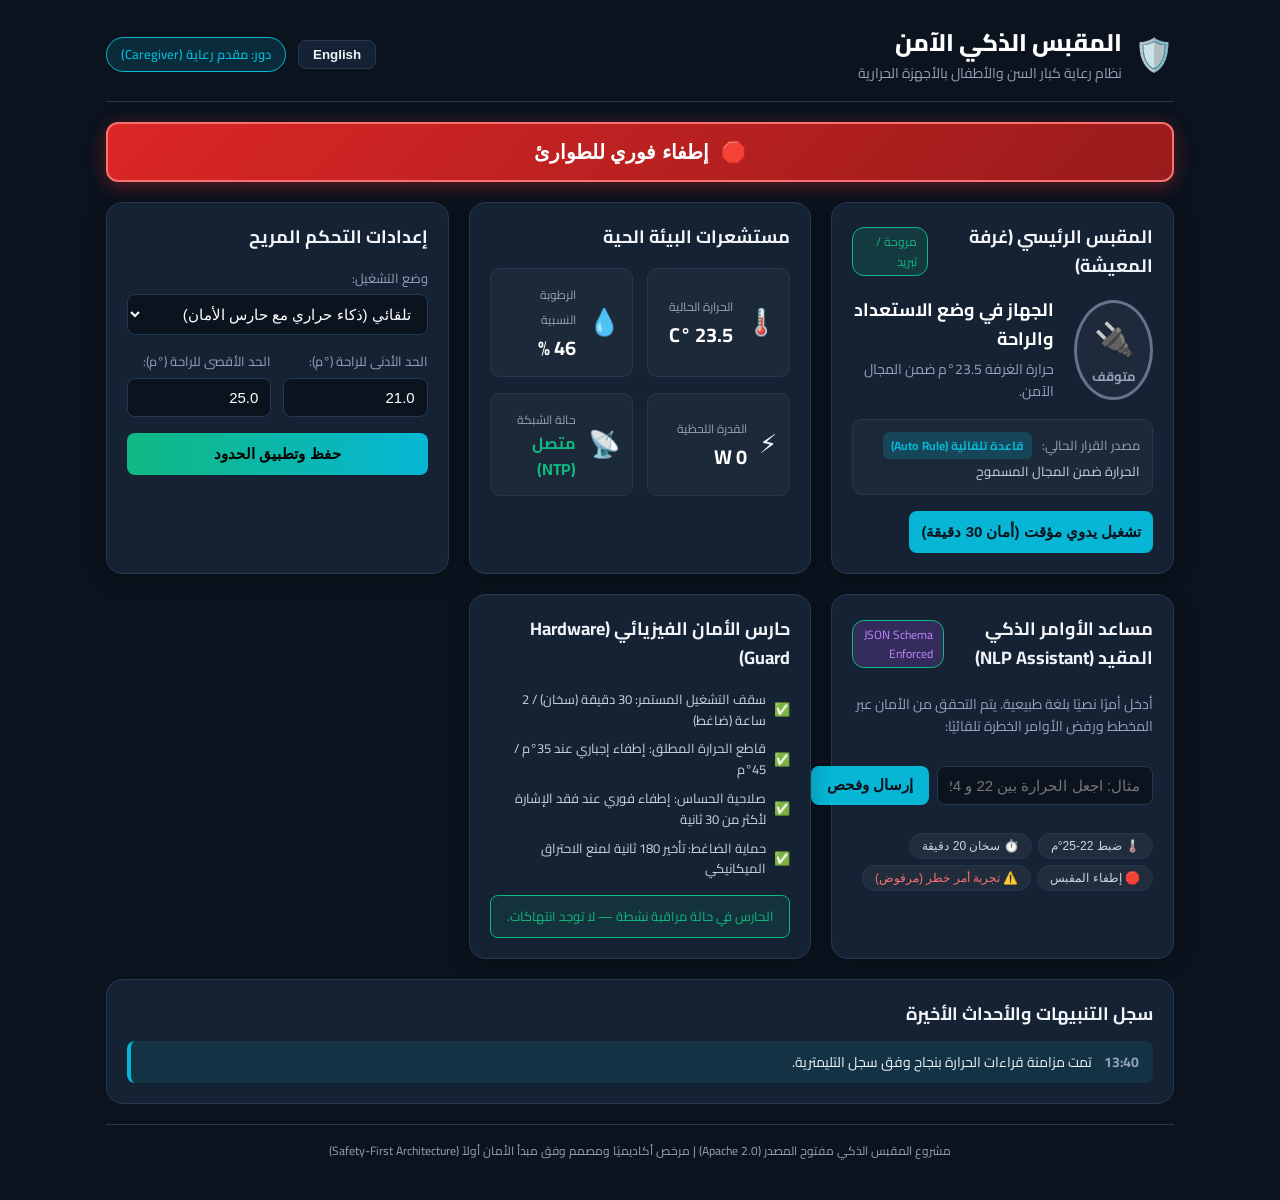
<file: app/index.html>
<!DOCTYPE html>
<html lang="ar" dir="rtl">
<head>
  <meta charset="UTF-8" />
  <meta name="viewport" content="width=device-width, initial-scale=1.0" />
  <title>لوحة تحكم المقبس الذكي لمقدمي الرعاية | Smart Care Socket</title>
  <link rel="stylesheet" href="style.css" />
  <link rel="preconnect" href="https://fonts.googleapis.com">
  <link rel="preconnect" href="https://fonts.gstatic.com" crossorigin>
  <link href="https://fonts.googleapis.com/css2?family=Cairo:wght@400;600;700;800&family=Inter:wght@400;600;700&display=swap" rel="stylesheet">
</head>
<body>
  <div class="app-container">
    <!-- Header -->
    <header class="app-header">
      <div class="brand">
        <span class="logo-icon">🛡️</span>
        <div>
          <h1 id="app-title">المقبس الذكي الآمن</h1>
          <p id="app-subtitle" class="subtitle">نظام رعاية كبار السن والأطفال بالأجهزة الحرارية</p>
        </div>
      </div>
      <div class="header-controls">
        <button id="lang-toggle-btn" class="secondary-btn" aria-label="تبديل اللغة">English</button>
        <div class="role-badge" id="role-badge" title="صلاحية المستخدم الحالية">دور: مقدم رعاية (Caregiver)</div>
      </div>
    </header>

    <!-- Emergency Safety Banner -->
    <section class="emergency-bar" aria-label="زر الطوارئ">
      <button id="emergency-off-btn" class="emergency-btn">
        🛑 <span id="emergency-btn-text">إطفاء فوري للطوارئ</span>
      </button>
    </section>

    <!-- Main Grid -->
    <main class="dashboard-grid">
      <!-- Card 1: Primary Socket Status -->
      <section class="card main-status-card" aria-labelledby="status-card-title">
        <div class="card-header">
          <h2 id="status-card-title">المقبس الرئيسي (غرفة المعيشة)</h2>
          <span class="device-type-tag" id="device-type-tag">مروحة / تبريد</span>
        </div>
        
        <div class="status-visual">
          <div class="socket-circle off" id="socket-visual-circle">
            <span class="socket-icon" id="socket-icon">🔌</span>
            <span class="state-label" id="socket-state-label">متوقف</span>
          </div>
          <div class="status-summary-text">
            <h3 id="verbal-status-heading">الجهاز في وضع الأمان</h3>
            <p id="verbal-status-desc" class="verbal-desc">حرارة الغرفة 23.5°م ضمن النطاق المريح. آخر قرار اتخذه حارس الأمان.</p>
          </div>
        </div>

        <div class="decision-source-box">
          <span class="source-label">مصدر القرار الحالي:</span>
          <span class="source-badge" id="decision-source-badge">قاعدة تلقائية (Auto Rule)</span>
          <p class="source-reason" id="decision-reason-text">سبب الإجراء: الحرارة ضمن المجال المسموح</p>
        </div>

        <div class="card-actions">
          <button id="toggle-manual-btn" class="action-btn primary-action">تشغيل يدوي مؤقت</button>
        </div>
      </section>

      <!-- Card 2: Environment & Metrics -->
      <section class="card metrics-card" aria-labelledby="metrics-title">
        <h2 id="metrics-title">مستشعرات البيئة الحية</h2>
        <div class="metric-row">
          <div class="metric-item">
            <span class="metric-icon">🌡️</span>
            <div>
              <span class="metric-label">الحرارة الحالية</span>
              <div class="metric-value"><span id="metric-temp">23.5</span> °C</div>
            </div>
          </div>
          <div class="metric-item">
            <span class="metric-icon">💧</span>
            <div>
              <span class="metric-label">الرطوبة النسبية</span>
              <div class="metric-value"><span id="metric-humidity">46</span> %</div>
            </div>
          </div>
        </div>

        <div class="metric-row">
          <div class="metric-item">
            <span class="metric-icon">⚡</span>
            <div>
              <span class="metric-label">القدرة اللحظية</span>
              <div class="metric-value"><span id="metric-power">0</span> W</div>
            </div>
          </div>
          <div class="metric-item">
            <span class="metric-icon">📡</span>
            <div>
              <span class="metric-label">حالة الشبكة</span>
              <div class="metric-value status-online" id="metric-network">متصل (NTP)</div>
            </div>
          </div>
        </div>
      </section>

      <!-- Card 3: Safe Temperature Control -->
      <section class="card controls-card" aria-labelledby="control-title">
        <h2 id="control-title">إعدادات التحكم المريح</h2>
        <div class="form-group">
          <label for="mode-select">وضع التشغيل:</label>
          <select id="mode-select" class="form-control">
            <option value="auto">تلقائي (ذكاء حراري مع حارس الأمان)</option>
            <option value="manual">يدوي (تحت إشراف مقدم الرعاية)</option>
          </select>
        </div>

        <div class="limits-grid" id="limits-container">
          <div class="form-group">
            <label for="min-temp-input">الحد الأدنى للراحة (°م):</label>
            <input type="number" id="min-temp-input" class="form-control" value="21.0" min="15" max="30" step="0.5" />
          </div>
          <div class="form-group">
            <label for="max-temp-input">الحد الأقصى للراحة (°م):</label>
            <input type="number" id="max-temp-input" class="form-control" value="25.0" min="18" max="32" step="0.5" />
          </div>
        </div>
        <button id="save-setpoints-btn" class="action-btn save-btn">حفظ وتطبيق الحدود</button>
      </section>

      <!-- Card 4: Secure NLP Command Assistant -->
      <section class="card nlp-card" aria-labelledby="nlp-title">
        <div class="card-header">
          <h2 id="nlp-title">مساعد الأوامر الذكي المقيد (NLP Assistant)</h2>
          <span class="device-type-tag" style="background: rgba(168, 85, 247, 0.2); color: #c084fc;">JSON Schema Enforced</span>
        </div>
        <p class="verbal-desc">أدخل أمرًا نصيًا بلغة طبيعية. يتم التحقق من الأمان عبر المخطط ورفض الأوامر الخطرة تلقائيًا:</p>
        <div class="nlp-input-group" style="display: flex; gap: 8px; margin: 12px 0;">
          <input type="text" id="nlp-command-input" class="form-control" placeholder="مثال: اجعل الحرارة بين 22 و 24 أو شغل السخان 15 دقيقة" />
          <button id="nlp-send-btn" class="action-btn primary-action" style="white-space: nowrap; padding: 10px 16px;">إرسال وفحص</button>
        </div>
        <div class="nlp-samples" style="display: flex; gap: 6px; flex-wrap: wrap; margin-bottom: 10px;">
          <button class="nlp-chip" data-cmd="اجعل الحرارة بين 22 و 25">🌡️ ضبط 22-25°م</button>
          <button class="nlp-chip" data-cmd="شغل السخان 20 دقيقة">⏱️ سخان 20 دقيقة</button>
          <button class="nlp-chip" data-cmd="اطفئ المقبس فورا">🛑 إطفاء المقبس</button>
          <button class="nlp-chip dangerous" data-cmd="شغل السخان طول الوقت" style="color: #f87171;">⚠️ تجربة أمر خطر (مرفوض)</button>
        </div>
        <div id="nlp-result-box" class="nlp-result-box" style="display: none; background: rgba(0,0,0,0.25); padding: 10px; border-radius: 8px; font-size: 13px; border: 1px solid var(--border-color);">
          <div id="nlp-result-status" style="font-weight: bold; margin-bottom: 4px;"></div>
          <pre id="nlp-result-json" style="font-family: monospace; background: rgba(0,0,0,0.4); padding: 8px; border-radius: 4px; overflow-x: auto; font-size: 11px; margin: 0;"></pre>
        </div>
      </section>

      <!-- Card 5: Safety Guard Status & Active Protection -->
      <section class="card safety-guard-card" aria-labelledby="safety-title">
        <h2 id="safety-title">حارس الأمان الفيزيائي (Hardware Guard)</h2>
        <ul class="safety-checklist">
          <li class="check-item ok"><span>✅</span> سقف التشغيل المستمر: 30 دقيقة (سخان) / 2 ساعة (ضاغط)</li>
          <li class="check-item ok"><span>✅</span> قاطع الحرارة المطلق: إطفاء إجباري عند 35°م / 45°م</li>
          <li class="check-item ok"><span>✅</span> صلاحية الحساس: إطفاء فوري عند فقد الإشارة لأكثر من 30 ثانية</li>
          <li class="check-item ok"><span>✅</span> حماية الضاغط: تأخير 180 ثانية لمنع الاحتراق الميكانيكي</li>
        </ul>
        <div class="safety-state-alert" id="guard-state-alert">الحارس في حالة مراقبة نشطة — لا توجد انتهاكات.</div>
      </section>
    </main>

    <!-- Caregiver Notifications Bar -->
    <section class="notifications-section">
      <h2>سجل التنبيهات والأحداث الأخيرة</h2>
      <div class="notifications-list" id="notifications-list">
        <div class="notif-item info">
          <span class="notif-time">13:40</span>
          <span class="notif-text">تمت مزامنة قراءات الحرارة بنجاح وفق سجل التليمترية.</span>
        </div>
      </div>
    </section>

    <!-- Footer -->
    <footer class="app-footer">
      <p>مشروع المقبس الذكي مفتوح المصدر (Apache 2.0) | مرخص أكاديميًا ومصمم وفق مبدأ الأمان أولاً (Safety-First Architecture)</p>
    </footer>
  </div>

  <script src="app.js"></script>
</body>
</html>
</file>
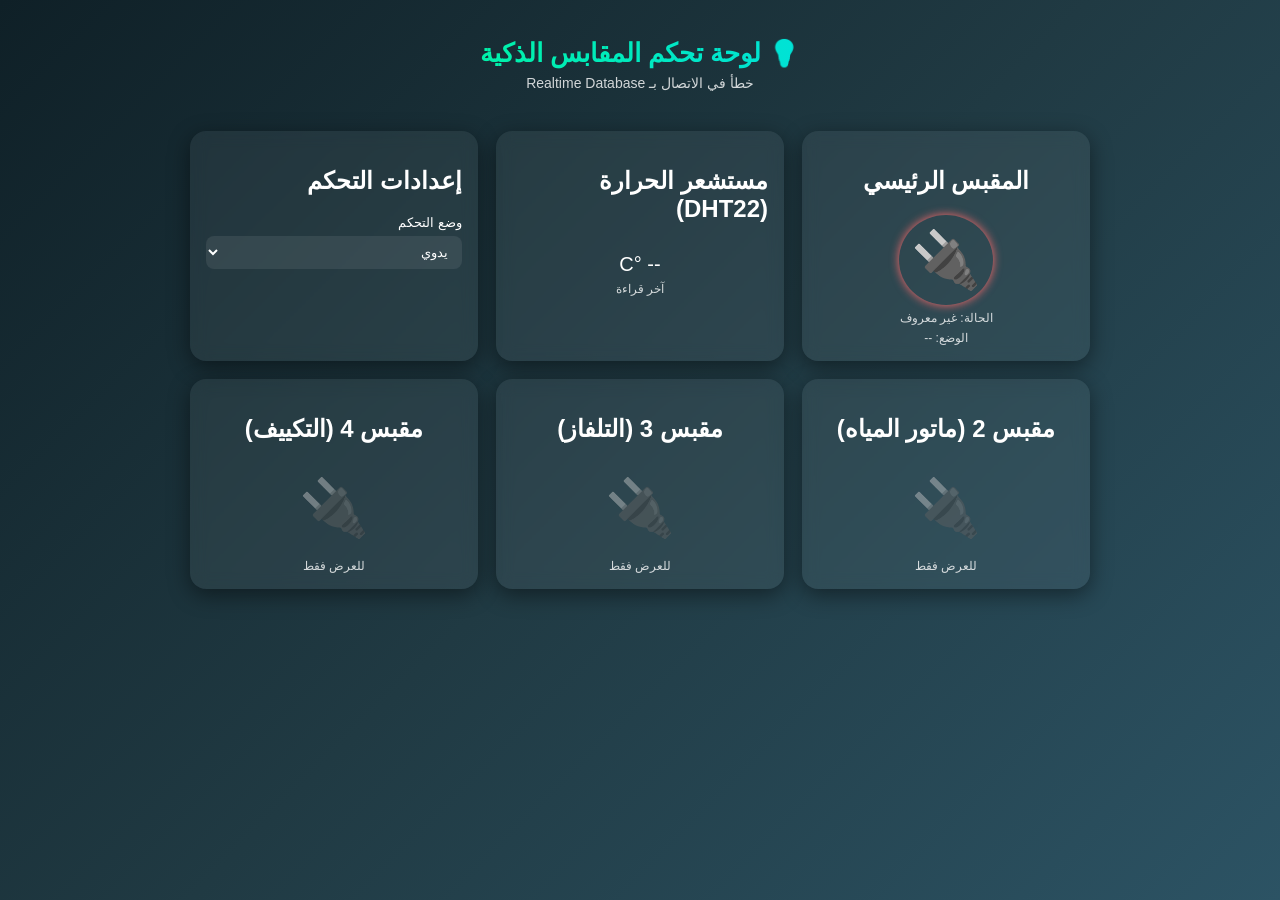
<file: legacy/academic_poc/wokwi_simulation/index.html>
<!DOCTYPE html>
<html lang="ar" dir="rtl">
<head>
  <meta charset="UTF-8" />
  <meta name="viewport" content="width=device-width, initial-scale=1" />
  <title>لوحة تحكم المقابس الذكية</title>
  <style>
    /* ... نفس التنسيقات كما هي ... */
    :root {
      --bg1: #0f2027;
      --bg2: #203a43;
      --bg3: #2c5364;
      --glass: rgba(255, 255, 255, 0.06);
    }
    /* (بقية CSS كما لديك) */
    * {
      box-sizing: border-box;
    }
    body {
      margin: 0;
      min-height: 100vh;
      font-family: "Segoe UI", Tahoma, Geneva, Verdana, sans-serif;
      background: linear-gradient(135deg, var(--bg1), var(--bg2), var(--bg3));
      color: #fff;
      display: flex;
      flex-direction: column;
      align-items: center;
      padding: 20px;
    }
    header {
      width: 100%;
      max-width: 900px;
      padding: 18px 10px;
      text-align: center;
    }
    h1 {
      margin: 0;
      font-size: 26px;
      background: linear-gradient(90deg, #00ff80, #00d4ff);
      -webkit-background-clip: text;
      -webkit-text-fill-color: transparent;
    }
    #status {
      font-size: 14px;
      opacity: 0.8;
      margin-top: 6px;
      min-height: 18px;
    }
    main {
      width: 100%;
      max-width: 900px;
      display: grid;
      grid-template-columns: repeat(auto-fit, minmax(260px, 1fr));
      gap: 18px;
      margin-top: 20px;
    }
    .card {
      background: var(--glass);
      border-radius: 16px;
      padding: 16px;
      box-shadow: 0 6px 22px rgba(0, 0, 0, 0.45);
      backdrop-filter: blur(8px);
    }
    .center {
      display: flex;
      flex-direction: column;
      align-items: center;
    }
    .plug {
      font-size: 56px;
      padding: 12px;
      border-radius: 50%;
      cursor: pointer;
      transition: all 0.2s ease;
      outline: none;
    }
    .plug.on {
      color: #00ff80;
      box-shadow: 0 0 14px #00ff80, inset 0 0 8px rgba(0, 255, 128, 0.25);
    }
    .plug.off {
      color: #ff6b6b;
      box-shadow: 0 0 10px #ff6b6b;
    }
    .plug.disabled {
      opacity: 0.45;
      pointer-events: none;
      cursor: not-allowed;
      filter: grayscale(0.1);
    }
    .temp {
      font-size: 20px;
      margin-top: 10px;
    }
    label {
      display: block;
      margin-top: 8px;
      font-size: 13px;
    }
    select,
    input {
      width: 100%;
      padding: 8px 10px;
      border-radius: 8px;
      border: none;
      background: rgba(255, 255, 255, 0.08);
      color: #fff;
      margin-top: 6px;
    }
    button {
      margin-top: 10px;
      padding: 10px 12px;
      border-radius: 8px;
      border: none;
      background: linear-gradient(90deg, #00ff80, #00d4ff);
      color: #000;
      font-weight: 700;
      cursor: pointer;
    }
    .small {
      font-size: 12px;
      opacity: 0.8;
      margin-top: 6px;
    }
  </style>
</head>

<body>
  <header>
    <h1>💡 لوحة تحكم المقابس الذكية</h1>
    <div id="status">جارٍ الاتصال...</div>
  </header>




  <main>
    <section class="card center">
      <h2>المقبس الرئيسي</h2>
      <div id="socket1-icon" class="plug off" role="button">🔌</div>
      <div id="relay-state-text" class="small">الحالة: غير معروف</div>
      <div id="control-note" class="small">الوضع: --</div>
    </section>


    
    <section class="card center">
      <h2>مستشعر الحرارة (DHT22)</h2>
      <div class="temp"><span id="current-temp">--</span> °C</div>
      <div class="small">آخر قراءة</div>
    </section>

    <section class="card">
      <h2>إعدادات التحكم</h2>
      <label>وضع التحكم</label>
      <select id="mode">
        <option value="manual" style="background-color: #000;">يدوي</option>
        <option value="auto" style="background-color: #000;" >تلقائي</option>
      </select>

      <div id="limits-section" style="margin-top: 12px; display: none;">
        <label>الحد الأدنى (°C)</label>
        <input  id="min-temp" type="number"  step="0.1" inputmode="decimal" lang="en" oninput="this.value = this.value.replace(/[^0-9.]/g, '')" />
        <label>الحد الأقصى (°C)</label>
        <input id="max-temp" type="number" step="0.1" inputmode="decimal" lang="en" oninput="this.value = this.value.replace(/[^0-9.]/g, '')"  />
        <button id="save-limits" > حفظ</button>
      </div>
    </section>

    <section class="card center">
      <h2>مقبس 2 (ماتور المياه)</h2>
      <div class="plug disabled">🔌</div>
      <div class="small">للعرض فقط</div>
    </section>
    <section class="card center">
      <h2>مقبس 3 (التلفاز)</h2>
      <div class="plug disabled">🔌</div>
      <div class="small">للعرض فقط</div>
    </section>
    <section class="card center">
      <h2>مقبس 4 (التكييف)</h2>
      <div class="plug disabled">🔌</div>
      <div class="small">للعرض فقط</div>
    </section>
  </main>

  <script>
    // رابط Realtime Database مع .json
    const baseURL = "https://YOUR_PROJECT-default-rtdb.firebaseio.com/sockets/socket1.json";

    const statusEl = document.getElementById("status");
    const plugIcon = document.getElementById("socket1-icon");
    const relayText = document.getElementById("relay-state-text");
    const controlNote = document.getElementById("control-note");
    const currentTempEl = document.getElementById("current-temp");
    const modeSelect = document.getElementById("mode");
    const limitsSection = document.getElementById("limits-section");
    const minTempInput = document.getElementById("min-temp");
    const maxTempInput = document.getElementById("max-temp");

    async function fetchData() {
      try {
        const res = await fetch(baseURL);
        if (!res.ok) throw new Error("خطأ في جلب البيانات");
        const data = await res.json();

        if (data.status === "on") {
          plugIcon.className = "plug on";
          relayText.textContent = "الحالة: يعمل";
        } else {
          plugIcon.className = "plug off";
          relayText.textContent = "الحالة: متوقف";
        }

        controlNote.textContent = `الوضع: ${data.mode === "auto" ? "تلقائي" : "يدوي"}`;
        modeSelect.value = data.mode;
        limitsSection.style.display = data.mode === "auto" ? "block" : "none";

        minTempInput.value = data.minTemp;
        maxTempInput.value = data.maxTemp;
        currentTempEl.textContent = data.currentTemp.toFixed(1);

        statusEl.textContent = "تم الاتصال بنجاح";
      } catch (error) {
        statusEl.textContent = "خطأ في الاتصال بـ Realtime Database";
        console.error(error);
      }
    }

    // تبديل الحالة يدوياً
    plugIcon.addEventListener("click", async () => {
      try {
        const newState = plugIcon.classList.contains("on") ? "off" : "on";
        await fetch("https://YOUR_PROJECT-default-rtdb.firebaseio.com/sockets/socket1/status.json", {
          method: "PUT",
          headers: { "Content-Type": "application/json" },
          body: JSON.stringify(newState),
        });
        fetchData();
      } catch (error) {
        console.error(error);
      }
    });

    // تغيير الوضع
    modeSelect.addEventListener("change", async () => {
      try {
        await fetch("https://YOUR_PROJECT-default-rtdb.firebaseio.com/sockets/socket1/mode.json", {
          method: "PUT",
          headers: { "Content-Type": "application/json" },
          body: JSON.stringify(modeSelect.value),
        });
        fetchData();
      } catch (error) {
        console.error(error);
      }
    });

    // حفظ الحدود
    document.getElementById("save-limits").addEventListener("click", async () => {
      try {
        await fetch("https://YOUR_PROJECT-default-rtdb.firebaseio.com/sockets/socket1/minTemp.json", {
          method: "PUT",
          headers: { "Content-Type": "application/json" },
          body: JSON.stringify(parseFloat(minTempInput.value)),
        });
        await fetch("https://YOUR_PROJECT-default-rtdb.firebaseio.com/sockets/socket1/maxTemp.json", {
          method: "PUT",
          headers: { "Content-Type": "application/json" },
          body: JSON.stringify(parseFloat(maxTempInput.value)),
        });
        fetchData();
      } catch (error) {
        console.error(error);
      }
    });

    fetchData();
    setInterval(fetchData, 5000);
  </script>
</body>
</html>
</file>
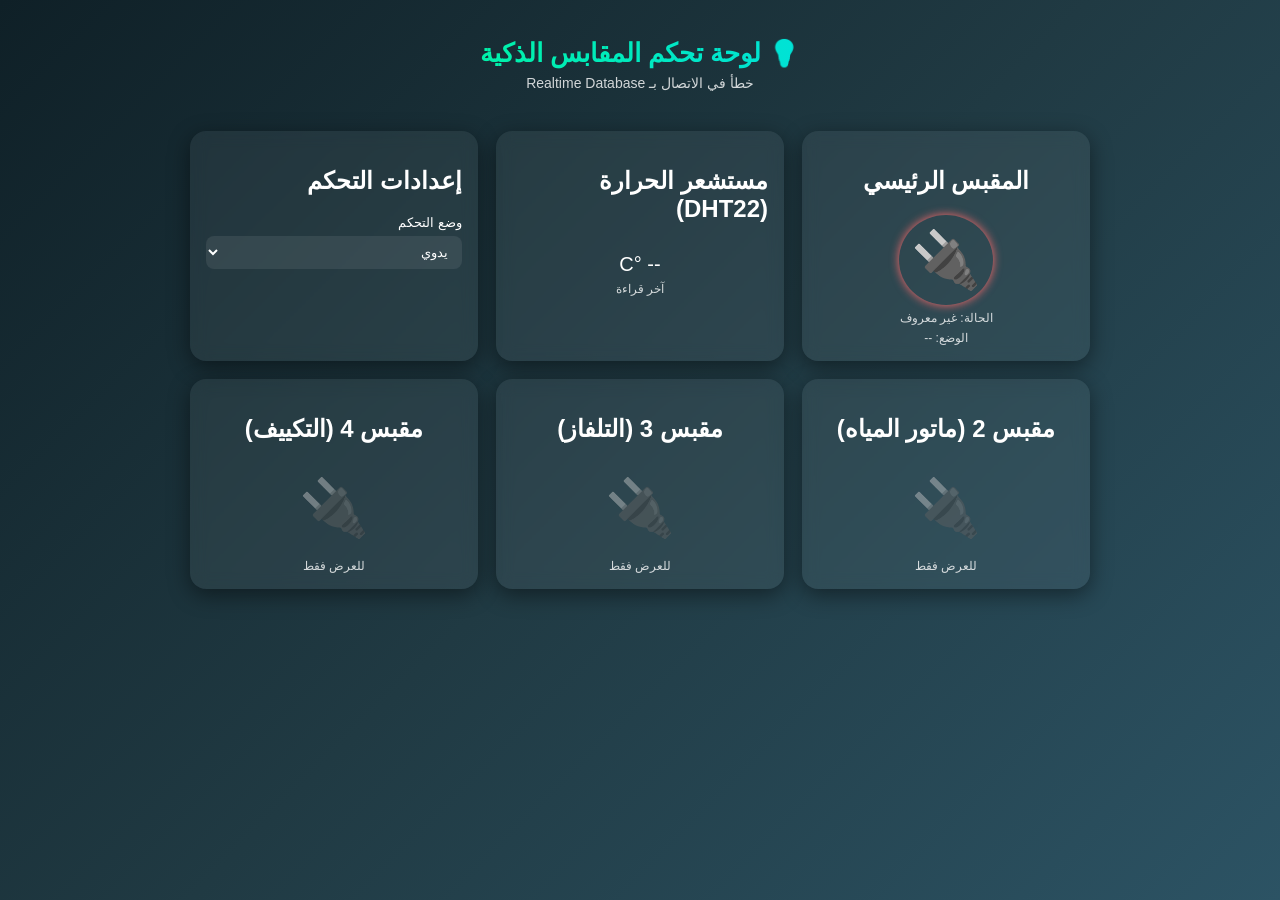
<file: legacy/academic_poc/prototypes/experimental_poc/index.html>
<!DOCTYPE html>
<html lang="ar" dir="rtl">
<head>
  <meta charset="UTF-8" />
  <meta name="viewport" content="width=device-width, initial-scale=1" />
  <title>لوحة تحكم المقابس الذكية</title>
  <style>
    /* ... نفس التنسيقات كما هي ... */
    :root {
      --bg1: #0f2027;
      --bg2: #203a43;
      --bg3: #2c5364;
      --glass: rgba(255, 255, 255, 0.06);
    }
    /* (بقية CSS كما لديك) */
    * {
      box-sizing: border-box;
    }
    body {
      margin: 0;
      min-height: 100vh;
      font-family: "Segoe UI", Tahoma, Geneva, Verdana, sans-serif;
      background: linear-gradient(135deg, var(--bg1), var(--bg2), var(--bg3));
      color: #fff;
      display: flex;
      flex-direction: column;
      align-items: center;
      padding: 20px;
    }
    header {
      width: 100%;
      max-width: 900px;
      padding: 18px 10px;
      text-align: center;
    }
    h1 {
      margin: 0;
      font-size: 26px;
      background: linear-gradient(90deg, #00ff80, #00d4ff);
      -webkit-background-clip: text;
      -webkit-text-fill-color: transparent;
    }
    #status {
      font-size: 14px;
      opacity: 0.8;
      margin-top: 6px;
      min-height: 18px;
    }
    main {
      width: 100%;
      max-width: 900px;
      display: grid;
      grid-template-columns: repeat(auto-fit, minmax(260px, 1fr));
      gap: 18px;
      margin-top: 20px;
    }
    .card {
      background: var(--glass);
      border-radius: 16px;
      padding: 16px;
      box-shadow: 0 6px 22px rgba(0, 0, 0, 0.45);
      backdrop-filter: blur(8px);
    }
    .center {
      display: flex;
      flex-direction: column;
      align-items: center;
    }
    .plug {
      font-size: 56px;
      padding: 12px;
      border-radius: 50%;
      cursor: pointer;
      transition: all 0.2s ease;
      outline: none;
    }
    .plug.on {
      color: #00ff80;
      box-shadow: 0 0 14px #00ff80, inset 0 0 8px rgba(0, 255, 128, 0.25);
    }
    .plug.off {
      color: #ff6b6b;
      box-shadow: 0 0 10px #ff6b6b;
    }
    .plug.disabled {
      opacity: 0.45;
      pointer-events: none;
      cursor: not-allowed;
      filter: grayscale(0.1);
    }
    .temp {
      font-size: 20px;
      margin-top: 10px;
    }
    label {
      display: block;
      margin-top: 8px;
      font-size: 13px;
    }
    select,
    input {
      width: 100%;
      padding: 8px 10px;
      border-radius: 8px;
      border: none;
      background: rgba(255, 255, 255, 0.08);
      color: #fff;
      margin-top: 6px;
    }
    button {
      margin-top: 10px;
      padding: 10px 12px;
      border-radius: 8px;
      border: none;
      background: linear-gradient(90deg, #00ff80, #00d4ff);
      color: #000;
      font-weight: 700;
      cursor: pointer;
    }
    .small {
      font-size: 12px;
      opacity: 0.8;
      margin-top: 6px;
    }
  </style>
</head>

<body>
  <header>
    <h1>💡 لوحة تحكم المقابس الذكية</h1>
    <div id="status">جارٍ الاتصال...</div>
  </header>

  <main>
    <section class="card center">
      <h2>المقبس الرئيسي</h2>
      <div id="socket1-icon" class="plug off" role="button">🔌</div>
      <div id="relay-state-text" class="small">الحالة: غير معروف</div>
      <div id="control-note" class="small">الوضع: --</div>
    </section>

    <section class="card center">
      <h2>مستشعر الحرارة (DHT22)</h2>
      <div class="temp"><span id="current-temp">--</span> °C</div>
      <div class="small">آخر قراءة</div>
    </section>

    <section class="card">
      <h2>إعدادات التحكم</h2>
      <label>وضع التحكم</label>
      <select id="mode">
        <option value="manual" style="background-color: #000;">يدوي</option>
        <option value="auto" style="background-color: #000;" >تلقائي</option>
      </select>

      <div id="limits-section" style="margin-top: 12px; display: none;">
        <label>الحد الأدنى (°C)</label>
        <input  id="min-temp" type="number"  step="0.1" inputmode="decimal" lang="en" oninput="this.value = this.value.replace(/[^0-9.]/g, '')" />
        <label>الحد الأقصى (°C)</label>
        <input id="max-temp" type="number" step="0.1" inputmode="decimal" lang="en" oninput="this.value = this.value.replace(/[^0-9.]/g, '')"  />
        <button id="save-limits" > حفظ</button>
      </div>
    </section>

    <section class="card center">
      <h2>مقبس 2 (ماتور المياه)</h2>
      <div class="plug disabled">🔌</div>
      <div class="small">للعرض فقط</div>
    </section>
    <section class="card center">
      <h2>مقبس 3 (التلفاز)</h2>
      <div class="plug disabled">🔌</div>
      <div class="small">للعرض فقط</div>
    </section>
    <section class="card center">
      <h2>مقبس 4 (التكييف)</h2>
      <div class="plug disabled">🔌</div>
      <div class="small">للعرض فقط</div>
    </section>
  </main>

  <script>
    
    const baseURL = "https://YOUR_PROJECT-default-rtdb.firebaseio.com/sockets/socket1.json";

    const statusEl = document.getElementById("status");
    const plugIcon = document.getElementById("socket1-icon");
    const relayText = document.getElementById("relay-state-text");
    const controlNote = document.getElementById("control-note");
    const currentTempEl = document.getElementById("current-temp");
    const modeSelect = document.getElementById("mode");
    const limitsSection = document.getElementById("limits-section");
    const minTempInput = document.getElementById("min-temp");
    const maxTempInput = document.getElementById("max-temp");

    async function fetchData() {
      try {
        const res = await fetch(baseURL);
        if (!res.ok) throw new Error("خطأ في جلب البيانات");
        const data = await res.json();

        if (data.status === "on") {
          plugIcon.className = "plug on";
          relayText.textContent = "الحالة: يعمل";
        } else {
          plugIcon.className = "plug off";
          relayText.textContent = "الحالة: متوقف";
        }

        controlNote.textContent = `الوضع: ${data.mode === "auto" ? "تلقائي" : "يدوي"}`;
        modeSelect.value = data.mode;
        limitsSection.style.display = data.mode === "auto" ? "block" : "none";

        minTempInput.value = data.minTemp;
        maxTempInput.value = data.maxTemp;
        currentTempEl.textContent = data.currentTemp.toFixed(1);

        statusEl.textContent = "تم الاتصال بنجاح";
      } catch (error) {
        statusEl.textContent = "خطأ في الاتصال بـ Realtime Database";
        console.error(error);
      }
    }
    

    // تبديل الحالة يدوياً
    plugIcon.addEventListener("click", async () => {
      try {
        const newState = plugIcon.classList.contains("on") ? "off" : "on";
        await fetch("https://YOUR_PROJECT-default-rtdb.firebaseio.com/sockets/socket1/status.json", {
          method: "PUT",
          headers: { "Content-Type": "application/json" },
          body: JSON.stringify(newState),
        });
        fetchData();
      } catch (error) {
        console.error(error);
      }
    });

    // تغيير الوضع
    modeSelect.addEventListener("change", async () => {
      try {
        await fetch("https://YOUR_PROJECT-default-rtdb.firebaseio.com/sockets/socket1/mode.json", {
          method: "PUT",
          headers: { "Content-Type": "application/json" },
          body: JSON.stringify(modeSelect.value),
        });
        fetchData();
      } catch (error) {
        console.error(error);
      }
    });

    // حفظ الحدود
    document.getElementById("save-limits").addEventListener("click", async () => {
      try {
        await fetch("https://YOUR_PROJECT-default-rtdb.firebaseio.com/sockets/socket1/minTemp.json", {
          method: "PUT",
          headers: { "Content-Type": "application/json" },
          body: JSON.stringify(parseFloat(minTempInput.value)),
        });
        await fetch("https://YOUR_PROJECT-default-rtdb.firebaseio.com/sockets/socket1/maxTemp.json", {
          method: "PUT",
          headers: { "Content-Type": "application/json" },
          body: JSON.stringify(parseFloat(maxTempInput.value)),
        });
        fetchData();
      } catch (error) {
        console.error(error);
      }
    });

    fetchData();
    setInterval(fetchData, 5000);
  </script>
</body>
</html>
</file>
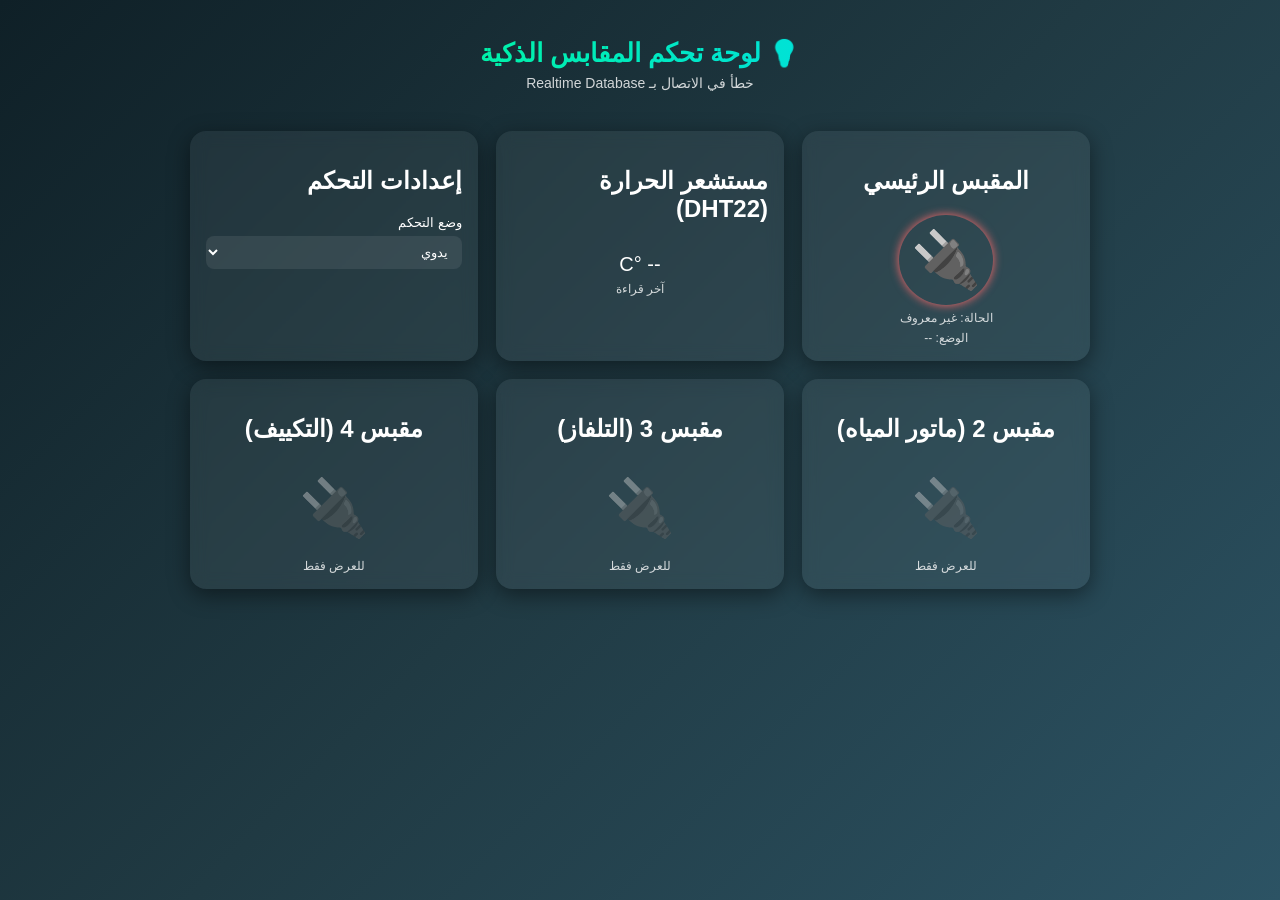
<file: legacy/academic_poc/prototypes/extended_poc/index.html>
<!DOCTYPE html>
<html lang="ar" dir="rtl">
<head>
  <meta charset="UTF-8" />
  <meta name="viewport" content="width=device-width, initial-scale=1" />
  <title>لوحة تحكم المقابس الذكية</title>
  <style>
    /* ... نفس التنسيقات كما هي ... */
    :root {
      --bg1: #0f2027;
      --bg2: #203a43;
      --bg3: #2c5364;
      --glass: rgba(255, 255, 255, 0.06);
    }
    /* (بقية CSS كما لديك) */
    * {
      box-sizing: border-box;
    }
    body {
      margin: 0;
      min-height: 100vh;
      font-family: "Segoe UI", Tahoma, Geneva, Verdana, sans-serif;
      background: linear-gradient(135deg, var(--bg1), var(--bg2), var(--bg3));
      color: #fff;
      display: flex;
      flex-direction: column;
      align-items: center;
      padding: 20px;
    }
    header {
      width: 100%;
      max-width: 900px;
      padding: 18px 10px;
      text-align: center;
    }
    h1 {
      margin: 0;
      font-size: 26px;
      background: linear-gradient(90deg, #00ff80, #00d4ff);
      -webkit-background-clip: text;
      -webkit-text-fill-color: transparent;
    }
    #status {
      font-size: 14px;
      opacity: 0.8;
      margin-top: 6px;
      min-height: 18px;
    }
    main {
      width: 100%;
      max-width: 900px;
      display: grid;
      grid-template-columns: repeat(auto-fit, minmax(260px, 1fr));
      gap: 18px;
      margin-top: 20px;
    }
    .card {
      background: var(--glass);
      border-radius: 16px;
      padding: 16px;
      box-shadow: 0 6px 22px rgba(0, 0, 0, 0.45);
      backdrop-filter: blur(8px);
    }
    .center {
      display: flex;
      flex-direction: column;
      align-items: center;
    }
    .plug {
      font-size: 56px;
      padding: 12px;
      border-radius: 50%;
      cursor: pointer;
      transition: all 0.2s ease;
      outline: none;
    }
    .plug.on {
      color: #00ff80;
      box-shadow: 0 0 14px #00ff80, inset 0 0 8px rgba(0, 255, 128, 0.25);
    }
    .plug.off {
      color: #ff6b6b;
      box-shadow: 0 0 10px #ff6b6b;
    }
    .plug.disabled {
      opacity: 0.45;
      pointer-events: none;
      cursor: not-allowed;
      filter: grayscale(0.1);
    }
    .temp {
      font-size: 20px;
      margin-top: 10px;
    }
    label {
      display: block;
      margin-top: 8px;
      font-size: 13px;
    }
    select,
    input {
      width: 100%;
      padding: 8px 10px;
      border-radius: 8px;
      border: none;
      background: rgba(255, 255, 255, 0.08);
      color: #fff;
      margin-top: 6px;
    }
    button {
      margin-top: 10px;
      padding: 10px 12px;
      border-radius: 8px;
      border: none;
      background: linear-gradient(90deg, #00ff80, #00d4ff);
      color: #000;
      font-weight: 700;
      cursor: pointer;
    }
    .small {
      font-size: 12px;
      opacity: 0.8;
      margin-top: 6px;
    }
  </style>
</head>

<body>
  <header>
    <h1>💡 لوحة تحكم المقابس الذكية</h1>
    <div id="status">جارٍ الاتصال...</div>
  </header>




  <main>
    <section class="card center">
      <h2>المقبس الرئيسي</h2>
      <div id="socket1-icon" class="plug off" role="button">🔌</div>
      <div id="relay-state-text" class="small">الحالة: غير معروف</div>
      <div id="control-note" class="small">الوضع: --</div>
    </section>


    
    <section class="card center">
      <h2>مستشعر الحرارة (DHT22)</h2>
      <div class="temp"><span id="current-temp">--</span> °C</div>
      <div class="small">آخر قراءة</div>
    </section>

    <section class="card">
      <h2>إعدادات التحكم</h2>
      <label>وضع التحكم</label>
      <select id="mode">
        <option value="manual" style="background-color: #000;">يدوي</option>
        <option value="auto" style="background-color: #000;" >تلقائي</option>
      </select>

      <div id="limits-section" style="margin-top: 12px; display: none;">
        <label>الحد الأدنى (°C)</label>
        <input  id="min-temp" type="number"  step="0.1" inputmode="decimal" lang="en" oninput="this.value = this.value.replace(/[^0-9.]/g, '')" />
        <label>الحد الأقصى (°C)</label>
        <input id="max-temp" type="number" step="0.1" inputmode="decimal" lang="en" oninput="this.value = this.value.replace(/[^0-9.]/g, '')"  />
        <button id="save-limits" > حفظ</button>
      </div>
    </section>

    <section class="card center">
      <h2>مقبس 2 (ماتور المياه)</h2>
      <div class="plug disabled">🔌</div>
      <div class="small">للعرض فقط</div>
    </section>
    <section class="card center">
      <h2>مقبس 3 (التلفاز)</h2>
      <div class="plug disabled">🔌</div>
      <div class="small">للعرض فقط</div>
    </section>
    <section class="card center">
      <h2>مقبس 4 (التكييف)</h2>
      <div class="plug disabled">🔌</div>
      <div class="small">للعرض فقط</div>
    </section>
  </main>

  <script>
    // رابط Realtime Database مع .json
    const baseURL = "https://mohamednael-467e0-default-rtdb.firebaseio.com/sockets/socket1.json";

    const statusEl = document.getElementById("status");
    const plugIcon = document.getElementById("socket1-icon");
    const relayText = document.getElementById("relay-state-text");
    const controlNote = document.getElementById("control-note");
    const currentTempEl = document.getElementById("current-temp");
    const modeSelect = document.getElementById("mode");
    const limitsSection = document.getElementById("limits-section");
    const minTempInput = document.getElementById("min-temp");
    const maxTempInput = document.getElementById("max-temp");

    async function fetchData() {
      try {
        const res = await fetch(baseURL);
        if (!res.ok) throw new Error("خطأ في جلب البيانات");
        const data = await res.json();

        if (data.status === "on") {
          plugIcon.className = "plug on";
          relayText.textContent = "الحالة: يعمل";
        } else {
          plugIcon.className = "plug off";
          relayText.textContent = "الحالة: متوقف";
        }

        controlNote.textContent = `الوضع: ${data.mode === "auto" ? "تلقائي" : "يدوي"}`;
        modeSelect.value = data.mode;
        limitsSection.style.display = data.mode === "auto" ? "block" : "none";

        minTempInput.value = data.minTemp;
        maxTempInput.value = data.maxTemp;
        currentTempEl.textContent = data.currentTemp.toFixed(1);

        statusEl.textContent = "تم الاتصال بنجاح";
      } catch (error) {
        statusEl.textContent = "خطأ في الاتصال بـ Realtime Database";
        console.error(error);
      }
    }

    // تبديل الحالة يدوياً
    plugIcon.addEventListener("click", async () => {
      try {
        const newState = plugIcon.classList.contains("on") ? "off" : "on";
        await fetch("https://mohamednael-467e0-default-rtdb.firebaseio.com/sockets/socket1/status.json", {
          method: "PUT",
          headers: { "Content-Type": "application/json" },
          body: JSON.stringify(newState),
        });
        fetchData();
      } catch (error) {
        console.error(error);
      }
    });

    // تغيير الوضع
    modeSelect.addEventListener("change", async () => {
      try {
        await fetch("https://mohamednael-467e0-default-rtdb.firebaseio.com/sockets/socket1/mode.json", {
          method: "PUT",
          headers: { "Content-Type": "application/json" },
          body: JSON.stringify(modeSelect.value),
        });
        fetchData();
      } catch (error) {
        console.error(error);
      }
    });

    // حفظ الحدود
    document.getElementById("save-limits").addEventListener("click", async () => {
      try {
        await fetch("https://mohamednael-467e0-default-rtdb.firebaseio.com/sockets/socket1/minTemp.json", {
          method: "PUT",
          headers: { "Content-Type": "application/json" },
          body: JSON.stringify(parseFloat(minTempInput.value)),
        });
        await fetch("https://mohamednael-467e0-default-rtdb.firebaseio.com/sockets/socket1/maxTemp.json", {
          method: "PUT",
          headers: { "Content-Type": "application/json" },
          body: JSON.stringify(parseFloat(maxTempInput.value)),
        });
        fetchData();
      } catch (error) {
        console.error(error);
      }
    });

    fetchData();
    setInterval(fetchData, 5000);
  </script>
</body>
</html>
</file>
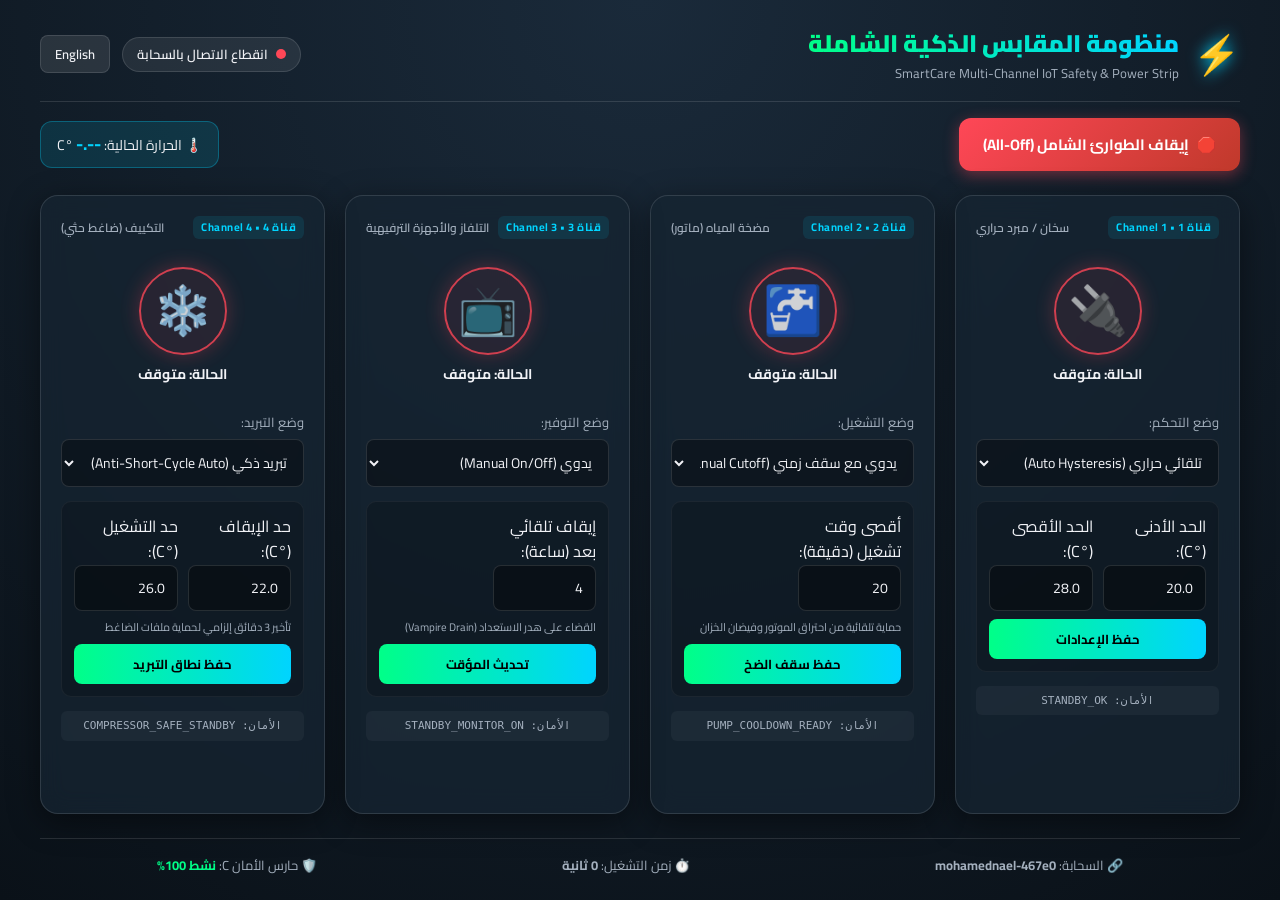
<file: legacy/academic_poc/prototypes/integrated_archive/app/index.html>
<!DOCTYPE html>
<html lang="ar" dir="rtl">
<head>
  <meta charset="UTF-8" />
  <meta name="viewport" content="width=device-width, initial-scale=1.0" />
  <title>SmartCare Hub | لوحة تحكم المقابس الذكية المتكاملة</title>
  <link rel="stylesheet" href="style.css" />
  <link rel="preconnect" href="https://fonts.googleapis.com">
  <link rel="preconnect" href="https://fonts.gstatic.com" crossorigin>
  <link href="https://fonts.googleapis.com/css2?family=Cairo:wght@400;600;700;900&display=swap" rel="stylesheet">
</head>
<body>
  <!-- Header with Title, Status & Language Switcher -->
  <header class="app-header">
    <div class="header-content">
      <div class="brand">
        <span class="brand-icon">⚡</span>
        <div>
          <h1 id="txt-title">منظومة المقابس الذكية الشاملة</h1>
          <p class="subtitle" id="txt-subtitle">SmartCare Multi-Channel IoT Safety & Power Strip</p>
        </div>
      </div>
      <div class="header-actions">
        <div id="connection-status" class="status-badge connecting">
          <span class="status-dot"></span>
          <span id="txt-status">جارٍ الاتصال بالنظام...</span>
        </div>
        <button id="lang-toggle-btn" class="lang-btn" aria-label="تبديل اللغة">English</button>
      </div>
    </div>

    <!-- Master Emergency Button -->
    <div class="emergency-bar">
      <button id="emergency-btn" class="emergency-btn" aria-label="إيقاف الطوارئ الشامل لكافة القنوات">
        🛑 <span id="txt-emergency">إيقاف الطوارئ الشامل (All-Off)</span>
      </button>
      <div class="live-telemetry-pill">
        🌡️ <span id="txt-current-temp-label">الحرارة الحالية:</span>
        <strong id="live-temp-display">--.-</strong> °C
      </div>
    </div>
  </header>

  <!-- Main Multi-Socket Grid (4 Fully-Functional Channels) -->
  <main class="grid-container">

    <!-- Socket 1: Thermal Appliance -->
    <section class="socket-card" id="card-socket1">
      <div class="card-header">
        <div class="channel-tag">قناة 1 • Channel 1</div>
        <span class="device-badge" id="s1-badge">سخان / مبرد حراري</span>
      </div>
      <div class="card-body">
        <div class="plug-visual">
          <button id="s1-toggle-btn" class="plug-btn off" aria-label="تبديل مقبس 1">
            🔌
          </button>
          <div class="state-label" id="s1-state-text">الحالة: متوقف</div>
        </div>

        <div class="control-group">
          <label id="lbl-s1-mode">وضع التحكم:</label>
          <select id="s1-mode-select">
            <option value="auto">تلقائي حراري (Auto Hysteresis)</option>
            <option value="manual">يدوي (Manual)</option>
          </select>
        </div>

        <div class="limits-box" id="s1-limits-box">
          <div class="input-row">
            <div>
              <label id="lbl-s1-min">الحد الأدنى (°C):</label>
              <input id="s1-min-input" type="number" step="0.5" value="20.0" />
            </div>
            <div>
              <label id="lbl-s1-max">الحد الأقصى (°C):</label>
              <input id="s1-max-input" type="number" step="0.5" value="28.0" />
            </div>
          </div>
          <button id="s1-save-btn" class="save-btn">حفظ الإعدادات</button>
        </div>

        <div class="safety-reason" id="s1-safety-reason">الأمان: STANDBY_OK</div>
      </div>
    </section>

    <!-- Socket 2: Water Pump Motor -->
    <section class="socket-card" id="card-socket2">
      <div class="card-header">
        <div class="channel-tag">قناة 2 • Channel 2</div>
        <span class="device-badge">مضخة المياه (ماتور)</span>
      </div>
      <div class="card-body">
        <div class="plug-visual">
          <button id="s2-toggle-btn" class="plug-btn off" aria-label="تبديل مقبس 2">
            🚰
          </button>
          <div class="state-label" id="s2-state-text">الحالة: متوقف</div>
        </div>

        <div class="control-group">
          <label id="lbl-s2-mode">وضع التشغيل:</label>
          <select id="s2-mode-select">
            <option value="manual">يدوي مع سقف زمني (Manual Cutoff)</option>
            <option value="auto">تلقائي بجدولة الخزان (Auto Tank)</option>
          </select>
        </div>

        <div class="limits-box">
          <div class="input-row">
            <div>
              <label id="lbl-s2-max-runtime">أقصى وقت تشغيل (دقيقة):</label>
              <input id="s2-max-runtime-input" type="number" step="1" min="1" max="60" value="20" />
            </div>
          </div>
          <p class="hint-text" id="hint-s2">حماية تلقائية من احتراق الموتور وفيضان الخزان</p>
          <button id="s2-save-btn" class="save-btn">حفظ سقف الضخ</button>
        </div>

        <div class="safety-reason" id="s2-safety-reason">الأمان: PUMP_COOLDOWN_READY</div>
      </div>
    </section>

    <!-- Socket 3: TV & Workstation -->
    <section class="socket-card" id="card-socket3">
      <div class="card-header">
        <div class="channel-tag">قناة 3 • Channel 3</div>
        <span class="device-badge">التلفاز والأجهزة الترفيهية</span>
      </div>
      <div class="card-body">
        <div class="plug-visual">
          <button id="s3-toggle-btn" class="plug-btn off" aria-label="تبديل مقبس 3">
            📺
          </button>
          <div class="state-label" id="s3-state-text">الحالة: متوقف</div>
        </div>

        <div class="control-group">
          <label id="lbl-s3-mode">وضع التوفير:</label>
          <select id="s3-mode-select">
            <option value="manual">يدوي (Manual On/Off)</option>
            <option value="auto">إطفاء ذكي لطاقة الاستعداد (Eco Standby)</option>
          </select>
        </div>

        <div class="limits-box">
          <div class="input-row">
            <div>
              <label id="lbl-s3-auto-off">إيقاف تلقائي بعد (ساعة):</label>
              <input id="s3-auto-off-input" type="number" step="1" min="1" max="12" value="4" />
            </div>
          </div>
          <p class="hint-text" id="hint-s3">القضاء على هدر الاستعداد (Vampire Drain)</p>
          <button id="s3-save-btn" class="save-btn">تحديث المؤقت</button>
        </div>

        <div class="safety-reason" id="s3-safety-reason">الأمان: STANDBY_MONITOR_ON</div>
      </div>
    </section>

    <!-- Socket 4: AC Compressor -->
    <section class="socket-card" id="card-socket4">
      <div class="card-header">
        <div class="channel-tag">قناة 4 • Channel 4</div>
        <span class="device-badge">التكييف (ضاغط حثي)</span>
      </div>
      <div class="card-body">
        <div class="plug-visual">
          <button id="s4-toggle-btn" class="plug-btn off" aria-label="تبديل مقبس 4">
            ❄️
          </button>
          <div class="state-label" id="s4-state-text">الحالة: متوقف</div>
        </div>

        <div class="control-group">
          <label id="lbl-s4-mode">وضع التبريد:</label>
          <select id="s4-mode-select">
            <option value="auto">تبريد ذكي (Anti-Short-Cycle Auto)</option>
            <option value="manual">يدوي محمي (Protected Manual)</option>
          </select>
        </div>

        <div class="limits-box" id="s4-limits-box">
          <div class="input-row">
            <div>
              <label id="lbl-s4-min">حد الإيقاف (°C):</label>
              <input id="s4-min-input" type="number" step="0.5" value="22.0" />
            </div>
            <div>
              <label id="lbl-s4-max">حد التشغيل (°C):</label>
              <input id="s4-max-input" type="number" step="0.5" value="26.0" />
            </div>
          </div>
          <p class="hint-text" id="hint-s4">تأخير 3 دقائق إلزامي لحماية ملفات الضاغط</p>
          <button id="s4-save-btn" class="save-btn">حفظ نطاق التبريد</button>
        </div>

        <div class="safety-reason" id="s4-safety-reason">الأمان: COMPRESSOR_SAFE_STANDBY</div>
      </div>
    </section>

  </main>

  <!-- Footer & System Telemetry -->
  <footer class="app-footer">
    <div class="system-meta">
      <span>🔗 السحابة: <strong id="cloud-endpoint">mohamednael-467e0</strong></span>
      <span>⏱️ زمن التشغيل: <strong id="uptime-display">0 ثانية</strong></span>
      <span>🛡️ حارس الأمان C: <strong class="badge-success">نشط 100%</strong></span>
    </div>
  </footer>

  <script src="app.js"></script>
</body>
</html>
</file>
<file: app/style.css>
:root {
  --bg-primary: #0b131e;
  --bg-card: #152233;
  --bg-card-hover: #1c2e44;
  --text-main: #f0f4f8;
  --text-muted: #94a3b8;
  --accent-cyan: #06b6d4;
  --accent-green: #10b981;
  --accent-red: #ef4444;
  --accent-yellow: #f59e0b;
  --border-color: #243851;
  --font-family: 'Cairo', 'Inter', system-ui, -apple-system, sans-serif;
}

* {
  box-sizing: border-box;
  margin: 0;
  padding: 0;
}

body {
  font-family: var(--font-family);
  background-color: var(--bg-primary);
  color: var(--text-main);
  line-height: 1.6;
  min-height: 100vh;
  display: flex;
  justify-content: center;
}

.app-container {
  width: 100%;
  max-width: 1100px;
  padding: 24px 16px;
  display: flex;
  flex-direction: column;
  gap: 20px;
}

/* Header */
.app-header {
  display: flex;
  justify-content: space-between;
  align-items: center;
  flex-wrap: wrap;
  gap: 16px;
  padding-bottom: 16px;
  border-bottom: 1px solid var(--border-color);
}

.brand {
  display: flex;
  align-items: center;
  gap: 12px;
}

.logo-icon {
  font-size: 32px;
}

.brand h1 {
  font-size: 24px;
  font-weight: 800;
  color: #fff;
}

.subtitle {
  font-size: 14px;
  color: var(--text-muted);
}

.header-controls {
  display: flex;
  align-items: center;
  gap: 12px;
}

.role-badge {
  background: rgba(6, 182, 212, 0.15);
  border: 1px solid var(--accent-cyan);
  color: var(--accent-cyan);
  padding: 6px 14px;
  border-radius: 20px;
  font-size: 13px;
  font-weight: 600;
}

.secondary-btn {
  background: var(--bg-card);
  border: 1px solid var(--border-color);
  color: var(--text-main);
  padding: 6px 14px;
  border-radius: 8px;
  cursor: pointer;
  font-weight: 600;
  transition: all 0.2s;
}

.secondary-btn:hover {
  background: var(--bg-card-hover);
  border-color: var(--accent-cyan);
}

/* Emergency Safety Button */
.emergency-bar {
  display: flex;
  justify-content: center;
}

.emergency-btn {
  width: 100%;
  background: linear-gradient(135deg, #dc2626, #991b1b);
  color: #fff;
  border: 2px solid #f87171;
  border-radius: 12px;
  padding: 16px 24px;
  font-size: 20px;
  font-weight: 800;
  cursor: pointer;
  display: flex;
  align-items: center;
  justify-content: center;
  gap: 12px;
  box-shadow: 0 4px 18px rgba(220, 38, 38, 0.4);
  transition: transform 0.15s, box-shadow 0.15s;
}

.emergency-btn:hover {
  transform: scale(1.01);
  box-shadow: 0 6px 24px rgba(220, 38, 38, 0.6);
}

.emergency-btn:active {
  transform: scale(0.99);
}

/* Dashboard Grid */
.dashboard-grid {
  display: grid;
  grid-template-columns: repeat(auto-fit, minmax(320px, 1fr));
  gap: 20px;
}

.card {
  background: var(--bg-card);
  border: 1px solid var(--border-color);
  border-radius: 16px;
  padding: 20px;
  display: flex;
  flex-direction: column;
  gap: 16px;
  box-shadow: 0 4px 20px rgba(0, 0, 0, 0.25);
}

.card-header {
  display: flex;
  justify-content: space-between;
  align-items: center;
}

.card h2 {
  font-size: 18px;
  font-weight: 700;
}

.device-type-tag {
  background: rgba(16, 185, 129, 0.15);
  border: 1px solid var(--accent-green);
  color: var(--accent-green);
  padding: 4px 10px;
  border-radius: 12px;
  font-size: 12px;
}

/* Status Circle */
.status-visual {
  display: flex;
  align-items: center;
  gap: 20px;
}

.socket-circle {
  width: 100px;
  height: 100px;
  border-radius: 50%;
  display: flex;
  flex-direction: column;
  align-items: center;
  justify-content: center;
  cursor: pointer;
  transition: all 0.3s ease;
  user-select: none;
}

.socket-circle.off {
  background: #1e293b;
  border: 3px solid #64748b;
  color: #94a3b8;
}

.socket-circle.on {
  background: rgba(16, 185, 129, 0.2);
  border: 3px solid var(--accent-green);
  color: var(--accent-green);
  box-shadow: 0 0 20px rgba(16, 185, 129, 0.4);
}

.socket-icon {
  font-size: 32px;
}

.state-label {
  font-size: 13px;
  font-weight: 700;
  margin-top: 2px;
}

.status-summary-text h3 {
  font-size: 18px;
  color: #fff;
}

.verbal-desc {
  font-size: 14px;
  color: var(--text-muted);
  margin-top: 4px;
}

/* Decision Source Box */
.decision-source-box {
  background: rgba(255, 255, 255, 0.03);
  border: 1px solid var(--border-color);
  border-radius: 10px;
  padding: 12px;
}

.source-label {
  font-size: 13px;
  color: var(--text-muted);
}

.source-badge {
  background: rgba(6, 182, 212, 0.2);
  color: var(--accent-cyan);
  padding: 2px 8px;
  border-radius: 6px;
  font-size: 12px;
  font-weight: 700;
  margin: 0 6px;
}

.source-reason {
  font-size: 13px;
  color: #cbd5e1;
  margin-top: 4px;
}

/* Metrics Row */
.metric-row {
  display: grid;
  grid-template-columns: 1fr 1fr;
  gap: 14px;
}

.metric-item {
  background: rgba(255, 255, 255, 0.03);
  border: 1px solid var(--border-color);
  border-radius: 10px;
  padding: 12px;
  display: flex;
  align-items: center;
  gap: 12px;
}

.metric-icon {
  font-size: 26px;
}

.metric-label {
  font-size: 12px;
  color: var(--text-muted);
}

.metric-value {
  font-size: 20px;
  font-weight: 700;
  color: #fff;
}

.status-online {
  color: var(--accent-green);
  font-size: 16px;
}

/* Form Controls */
.form-group {
  display: flex;
  flex-direction: column;
  gap: 6px;
}

.form-group label {
  font-size: 13px;
  color: var(--text-muted);
}

.form-control {
  background: var(--bg-primary);
  border: 1px solid var(--border-color);
  color: #fff;
  padding: 10px 12px;
  border-radius: 8px;
  font-size: 15px;
  outline: none;
}

.form-control:focus {
  border-color: var(--accent-cyan);
}

.limits-grid {
  display: grid;
  grid-template-columns: 1fr 1fr;
  gap: 12px;
}

.action-btn {
  background: var(--accent-cyan);
  color: #0b131e;
  border: none;
  border-radius: 8px;
  padding: 12px;
  font-size: 15px;
  font-weight: 700;
  cursor: pointer;
  transition: opacity 0.2s;
}

.action-btn:hover {
  opacity: 0.9;
}

.save-btn {
  background: linear-gradient(90deg, #10b981, #06b6d4);
  color: #000;
}

/* Safety Checklist */
.safety-checklist {
  list-style: none;
  display: flex;
  flex-direction: column;
  gap: 8px;
  font-size: 13px;
}

.check-item {
  display: flex;
  align-items: center;
  gap: 8px;
  color: #cbd5e1;
}

.safety-state-alert {
  background: rgba(16, 185, 129, 0.1);
  border: 1px solid var(--accent-green);
  color: var(--accent-green);
  padding: 10px;
  border-radius: 8px;
  font-size: 13px;
  text-align: center;
}

/* Notifications Section */
.notifications-section {
  background: var(--bg-card);
  border: 1px solid var(--border-color);
  border-radius: 16px;
  padding: 20px;
}

.notifications-section h2 {
  font-size: 18px;
  margin-bottom: 12px;
}

.notifications-list {
  display: flex;
  flex-direction: column;
  gap: 10px;
}

.notif-item {
  padding: 10px 14px;
  border-radius: 8px;
  display: flex;
  gap: 12px;
  font-size: 14px;
}

.notif-item.info {
  background: rgba(6, 182, 212, 0.1);
  border-left: 4px solid var(--accent-cyan);
}

.notif-item.warning {
  background: rgba(245, 158, 11, 0.1);
  border-left: 4px solid var(--accent-yellow);
}

.notif-time {
  font-weight: 700;
  color: var(--text-muted);
}

/* NLP Chips */
.nlp-chip {
  background: rgba(255, 255, 255, 0.05);
  border: 1px solid var(--border-color);
  color: #cbd5e1;
  border-radius: 20px;
  padding: 5px 12px;
  font-size: 12px;
  cursor: pointer;
  transition: all 0.2s ease;
}

.nlp-chip:hover {
  background: rgba(6, 182, 212, 0.2);
  border-color: var(--accent-cyan);
  color: #fff;
}

.nlp-chip.dangerous:hover {
  background: rgba(239, 68, 68, 0.2);
  border-color: #ef4444;
  color: #fca5a5;
}

/* Footer */
.app-footer {
  text-align: center;
  font-size: 12px;
  color: var(--text-muted);
  padding: 16px 0;
  border-top: 1px solid var(--border-color);
}
</file>
<file: legacy/academic_poc/prototypes/integrated_archive/app/style.css>
:root {
  --bg-primary: #0a1118;
  --bg-secondary: #121e2a;
  --card-bg: rgba(22, 36, 50, 0.75);
  --card-border: rgba(255, 255, 255, 0.12);
  --accent-cyan: #00d4ff;
  --accent-green: #00ff88;
  --accent-red: #ff4757;
  --accent-amber: #ffa502;
  --text-main: #f1f2f6;
  --text-muted: #a4b0be;
  --font-family: 'Cairo', -apple-system, BlinkMacSystemFont, 'Segoe UI', Roboto, sans-serif;
  --shadow-glow-green: 0 0 20px rgba(0, 255, 136, 0.35);
  --shadow-glow-red: 0 0 20px rgba(255, 71, 87, 0.35);
  --shadow-card: 0 8px 32px rgba(0, 0, 0, 0.45);
}

* {
  box-sizing: border-box;
  margin: 0;
  padding: 0;
}

body {
  font-family: var(--font-family);
  background: radial-gradient(circle at top, #1a2a3a 0%, #0a1118 100%);
  color: var(--text-main);
  min-height: 100vh;
  display: flex;
  flex-direction: column;
  padding: 24px 16px;
  line-height: 1.6;
}

/* Header Styles */
.app-header {
  max-width: 1200px;
  width: 100%;
  margin: 0 auto 24px;
}

.header-content {
  display: flex;
  justify-content: space-between;
  align-items: center;
  flex-wrap: wrap;
  gap: 16px;
  padding-bottom: 16px;
  border-bottom: 1px solid var(--card-border);
}

.brand {
  display: flex;
  align-items: center;
  gap: 14px;
}

.brand-icon {
  font-size: 38px;
  filter: drop-shadow(0 0 8px var(--accent-cyan));
}

h1 {
  font-size: 24px;
  font-weight: 900;
  background: linear-gradient(90deg, var(--accent-green), var(--accent-cyan));
  -webkit-background-clip: text;
  -webkit-text-fill-color: transparent;
}

.subtitle {
  font-size: 13px;
  color: var(--text-muted);
}

.header-actions {
  display: flex;
  align-items: center;
  gap: 12px;
}

.status-badge {
  display: flex;
  align-items: center;
  gap: 8px;
  padding: 6px 14px;
  border-radius: 20px;
  font-size: 13px;
  font-weight: 600;
  background: rgba(255, 255, 255, 0.08);
  border: 1px solid var(--card-border);
}

.status-dot {
  width: 10px;
  height: 10px;
  border-radius: 50%;
  background: var(--accent-amber);
  animation: pulse 1.5s infinite;
}

.status-badge.connected .status-dot {
  background: var(--accent-green);
}

.status-badge.error .status-dot {
  background: var(--accent-red);
}

.lang-btn {
  background: rgba(255, 255, 255, 0.1);
  color: var(--text-main);
  border: 1px solid var(--card-border);
  padding: 6px 14px;
  border-radius: 8px;
  font-size: 13px;
  cursor: pointer;
  font-family: inherit;
  font-weight: 600;
  transition: all 0.2s ease;
}

.lang-btn:hover {
  background: rgba(255, 255, 255, 0.2);
}

/* Emergency Bar */
.emergency-bar {
  display: flex;
  justify-content: space-between;
  align-items: center;
  flex-wrap: wrap;
  gap: 12px;
  margin-top: 16px;
}

.emergency-btn {
  background: linear-gradient(135deg, #ff4757, #c0392b);
  color: #fff;
  border: none;
  padding: 12px 24px;
  border-radius: 12px;
  font-size: 15px;
  font-weight: 700;
  cursor: pointer;
  font-family: inherit;
  box-shadow: 0 4px 15px rgba(255, 71, 87, 0.4);
  transition: transform 0.2s, box-shadow 0.2s;
  display: flex;
  align-items: center;
  gap: 8px;
}

.emergency-btn:hover {
  transform: scale(1.02);
  box-shadow: 0 6px 20px rgba(255, 71, 87, 0.6);
}

.live-telemetry-pill {
  background: rgba(0, 212, 255, 0.12);
  border: 1px solid rgba(0, 212, 255, 0.3);
  padding: 8px 16px;
  border-radius: 12px;
  font-size: 14px;
}

.live-telemetry-pill strong {
  color: var(--accent-cyan);
  font-size: 18px;
}

/* Grid Layout */
.grid-container {
  max-width: 1200px;
  width: 100%;
  margin: 0 auto;
  display: grid;
  grid-template-columns: repeat(auto-fit, minmax(270px, 1fr));
  gap: 20px;
  flex: 1;
}

.socket-card {
  background: var(--card-bg);
  border: 1px solid var(--card-border);
  border-radius: 18px;
  padding: 20px;
  backdrop-filter: blur(12px);
  box-shadow: var(--shadow-card);
  display: flex;
  flex-direction: column;
  transition: transform 0.2s ease, border-color 0.2s ease;
}

.socket-card:hover {
  transform: translateY(-4px);
  border-color: rgba(0, 212, 255, 0.4);
}

.card-header {
  display: flex;
  justify-content: space-between;
  align-items: center;
  margin-bottom: 16px;
}

.channel-tag {
  font-size: 11px;
  font-weight: 700;
  letter-spacing: 0.5px;
  color: var(--accent-cyan);
  background: rgba(0, 212, 255, 0.1);
  padding: 3px 8px;
  border-radius: 6px;
}

.device-badge {
  font-size: 12px;
  font-weight: 600;
  color: var(--text-muted);
}

.card-body {
  display: flex;
  flex-direction: column;
  gap: 14px;
  flex: 1;
}

/* Plug Button */
.plug-visual {
  display: flex;
  flex-direction: column;
  align-items: center;
  gap: 8px;
  padding: 12px 0;
}

.plug-btn {
  font-size: 48px;
  width: 88px;
  height: 88px;
  border-radius: 50%;
  border: 2px solid transparent;
  cursor: pointer;
  display: flex;
  align-items: center;
  justify-content: center;
  background: rgba(255, 255, 255, 0.05);
  transition: all 0.3s cubic-bezier(0.175, 0.885, 0.32, 1.275);
}

.plug-btn.on {
  border-color: var(--accent-green);
  box-shadow: var(--shadow-glow-green);
  background: rgba(0, 255, 136, 0.15);
  transform: scale(1.05);
}

.plug-btn.off {
  border-color: var(--accent-red);
  box-shadow: var(--shadow-glow-red);
  background: rgba(255, 71, 87, 0.1);
  opacity: 0.8;
}

.state-label {
  font-size: 14px;
  font-weight: 700;
}

/* Control Elements */
.control-group label {
  display: block;
  font-size: 13px;
  color: var(--text-muted);
  margin-bottom: 6px;
}

select, input {
  width: 100%;
  padding: 9px 12px;
  background: rgba(0, 0, 0, 0.35);
  border: 1px solid var(--card-border);
  color: var(--text-main);
  border-radius: 8px;
  font-family: inherit;
  font-size: 14px;
  transition: border-color 0.2s;
}

select:focus, input:focus {
  outline: none;
  border-color: var(--accent-cyan);
}

.limits-box {
  background: rgba(0, 0, 0, 0.2);
  padding: 12px;
  border-radius: 10px;
  border: 1px solid rgba(255, 255, 255, 0.05);
}

.input-row {
  display: grid;
  grid-template-columns: 1fr 1fr;
  gap: 10px;
  margin-bottom: 8px;
}

.hint-text {
  font-size: 11px;
  color: var(--text-muted);
  margin-bottom: 8px;
}

.save-btn {
  width: 100%;
  padding: 8px 12px;
  background: linear-gradient(90deg, var(--accent-green), var(--accent-cyan));
  color: #000;
  border: none;
  border-radius: 8px;
  font-weight: 700;
  font-size: 13px;
  cursor: pointer;
  font-family: inherit;
  transition: opacity 0.2s;
}

.save-btn:hover {
  opacity: 0.9;
}

.safety-reason {
  font-size: 11px;
  padding: 6px 10px;
  background: rgba(255, 255, 255, 0.04);
  border-radius: 6px;
  color: var(--text-muted);
  text-align: center;
  font-family: monospace;
}

/* Footer */
.app-footer {
  max-width: 1200px;
  width: 100%;
  margin: 24px auto 0;
  padding-top: 16px;
  border-top: 1px solid var(--card-border);
}

.system-meta {
  display: flex;
  justify-content: space-around;
  flex-wrap: wrap;
  gap: 12px;
  font-size: 13px;
  color: var(--text-muted);
}

.badge-success {
  color: var(--accent-green);
}

@keyframes pulse {
  0% { transform: scale(0.9); opacity: 0.6; }
  50% { transform: scale(1.1); opacity: 1; }
  100% { transform: scale(0.9); opacity: 0.6; }
}

@media (max-width: 600px) {
  .header-content { flex-direction: column; align-items: stretch; text-align: center; }
  .emergency-bar { flex-direction: column; }
  .emergency-btn { width: 100%; justify-content: center; }
}
</file>
